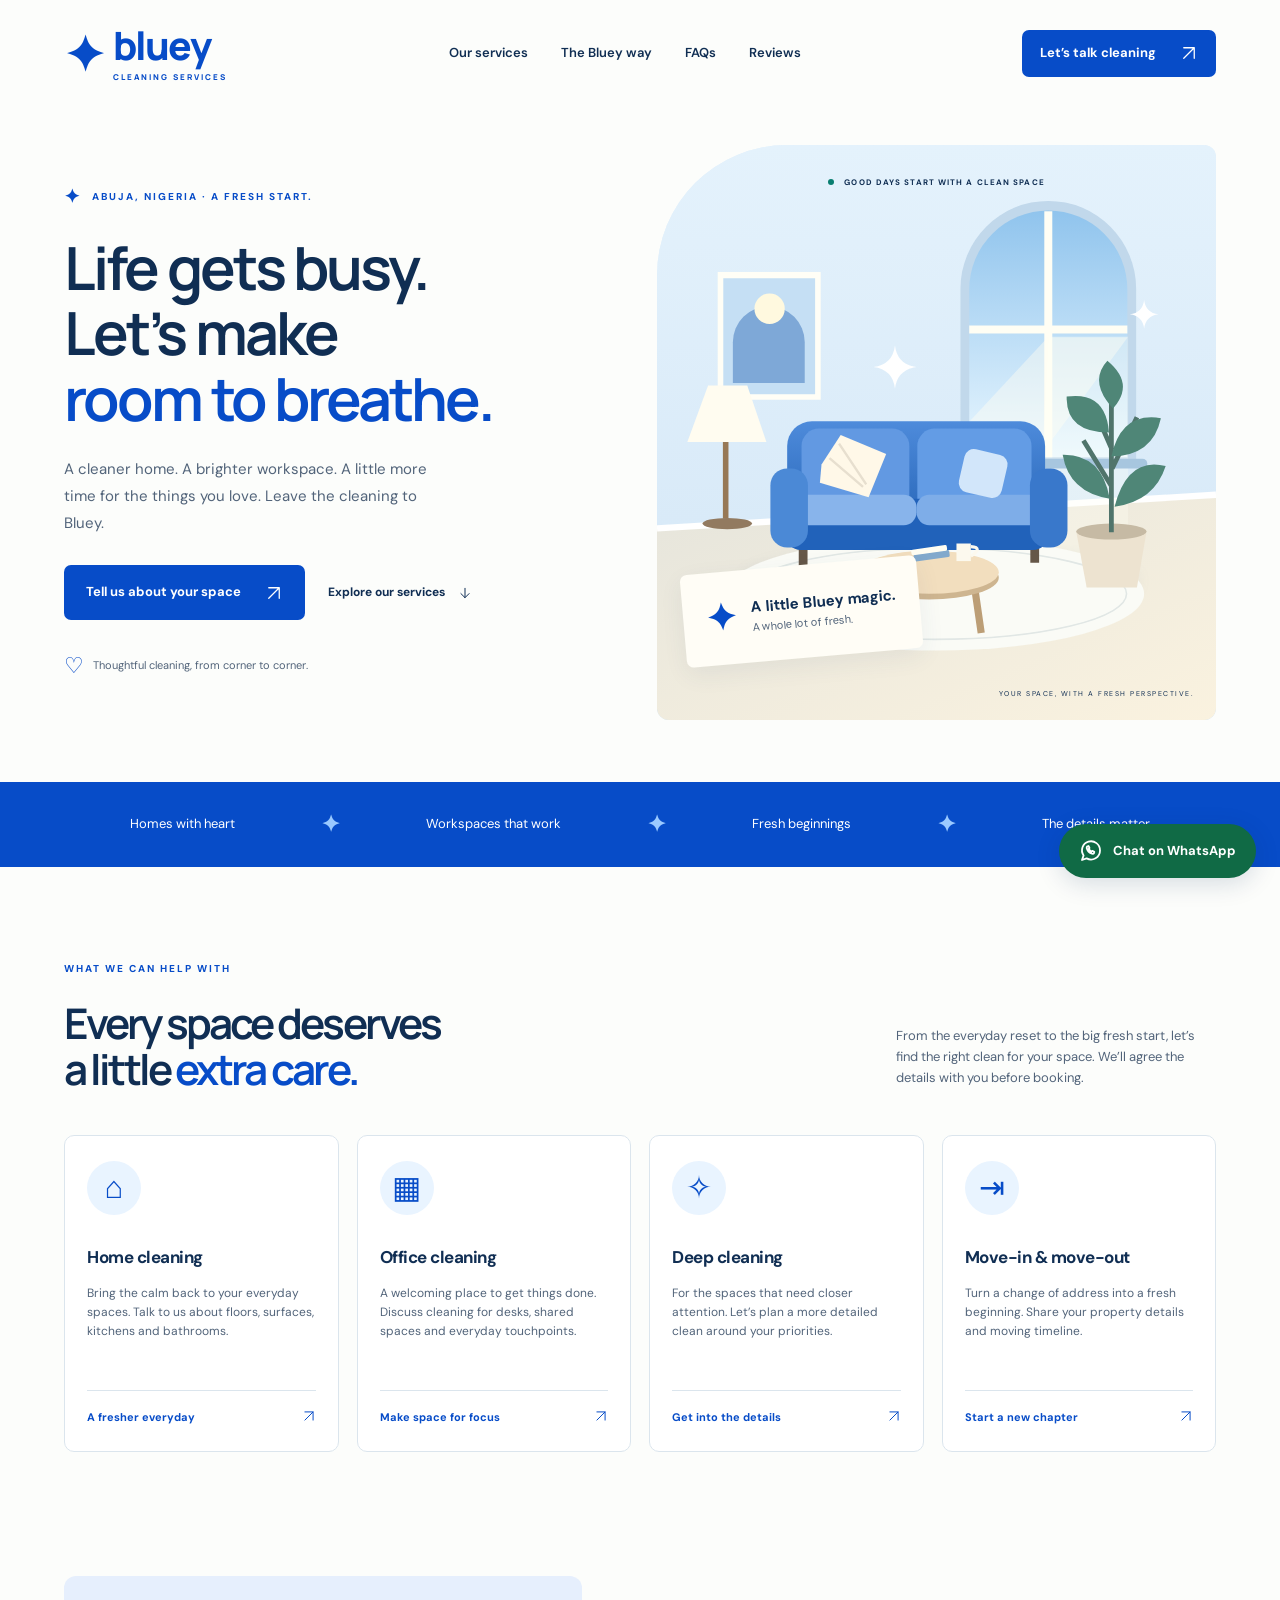
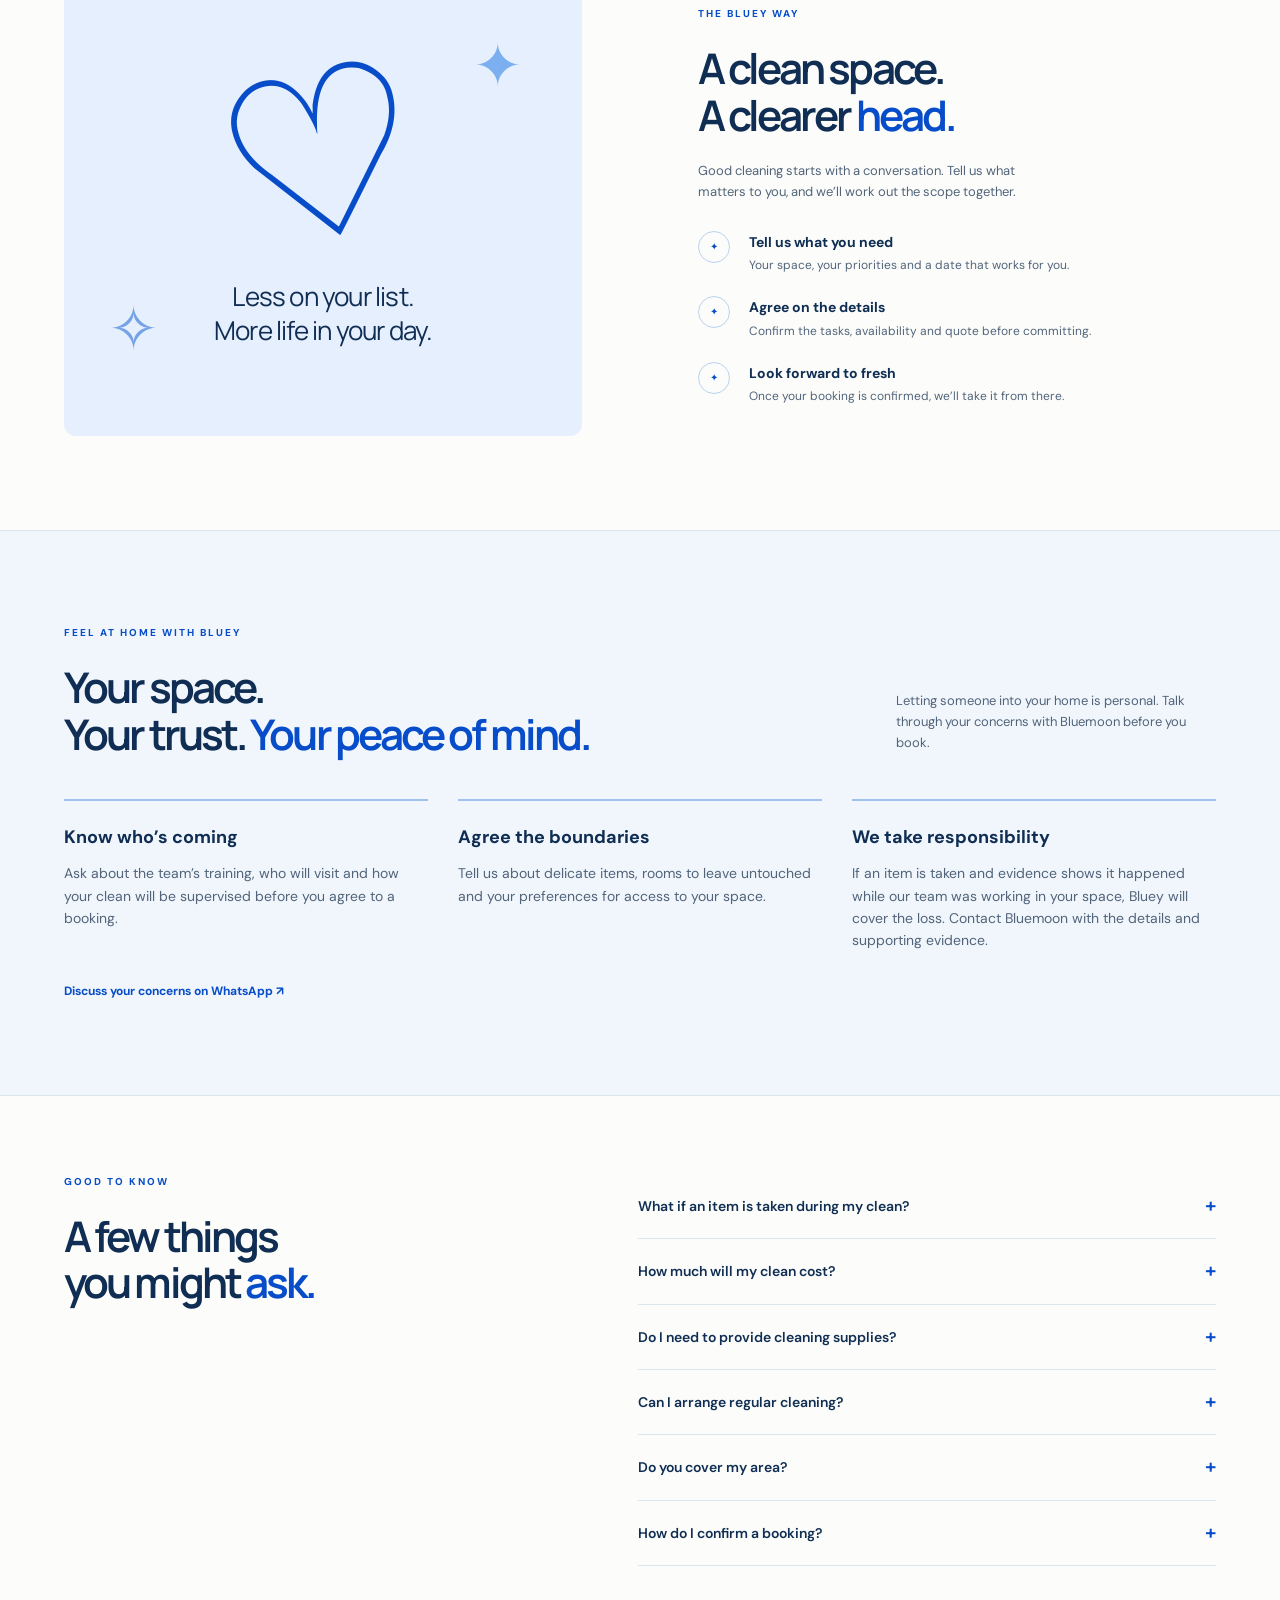
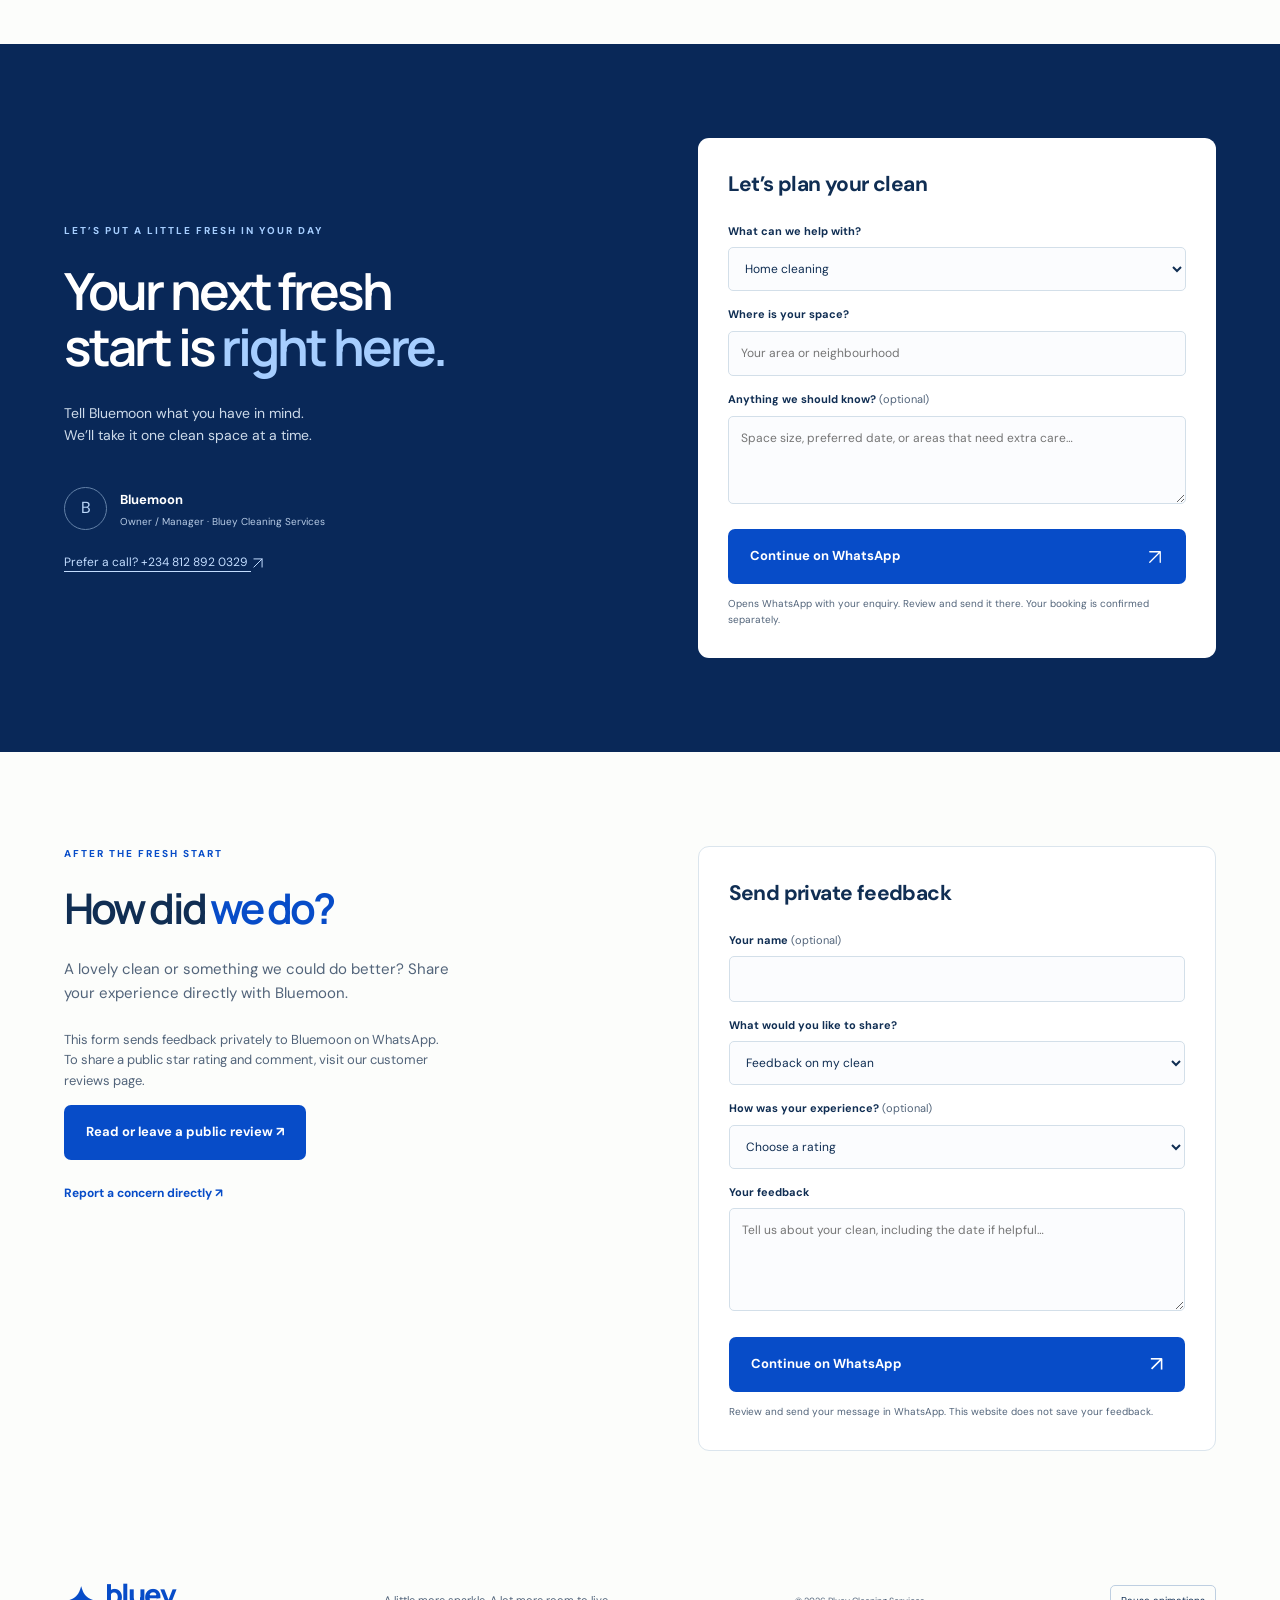
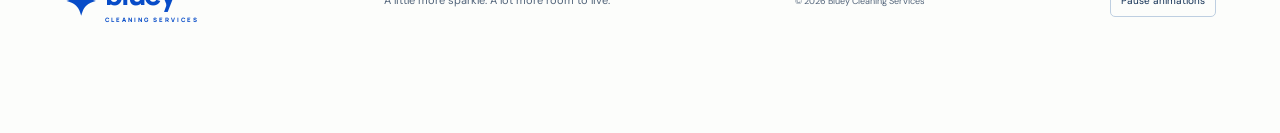
<file: index.html>
<!doctype html>
<html lang="en"><head><meta charset="utf-8"><meta name="viewport" content="width=device-width, initial-scale=1"><meta name="theme-color" content="#074cc8"><meta name="description" content="A little more sparkle. A lot more peace of mind. Explore home, office and deep cleaning in Abuja, Nigeria with Bluey Cleaning Services."><title>Bluey Cleaning Services — Make room for the good stuff.</title><link rel="icon" href="assets/favicon.svg" type="image/svg+xml"><link rel="stylesheet" href="style.css?v=4"><script src="script.js?v=3" defer></script></head>
<body><a class="skip" href="#main">Skip to content</a><header><a class="brand" href="#" aria-label="Bluey Cleaning Services home"><span class="brand-icon">✦</span><span>bluey<span class="brand-sub">CLEANING SERVICES</span></span></a><nav aria-label="Main navigation"><a href="#services">Our services</a><a href="#approach">The Bluey way</a><a href="#questions">FAQs</a><a href="reviews.html">Reviews</a></nav><a class="button small" href="#contact">Let’s talk cleaning <span class="link-arrow" aria-hidden="true"><svg viewBox="0 0 24 24" width="18" height="18" fill="none" stroke="currentColor" stroke-width="1.7" stroke-linecap="round" stroke-linejoin="round" focusable="false"><path d="M5 19 19 5M5 5h14v14"/></svg></span></a></header>
<main id="main"><section class="hero"><div class="hero-copy"><p class="eyebrow"><span class="tiny-star">✦</span> ABUJA, NIGERIA · A FRESH START.</p><h1>Life gets busy.<br>Let’s make<br><em>room to breathe.</em></h1><p class="intro">A cleaner home. A brighter workspace. A little more time for the things you love. Leave the cleaning to Bluey.</p><div class="hero-actions"><a class="button" href="#contact">Tell us about your space <span class="link-arrow" aria-hidden="true"><svg viewBox="0 0 24 24" width="18" height="18" fill="none" stroke="currentColor" stroke-width="1.7" stroke-linecap="round" stroke-linejoin="round" focusable="false"><path d="M5 19 19 5M5 5h14v14"/></svg></span></a><a class="text-link" href="#services">Explore our services <span class="link-arrow" aria-hidden="true"><svg viewBox="0 0 24 24" width="18" height="18" fill="none" stroke="currentColor" stroke-width="1.7" stroke-linecap="round" stroke-linejoin="round" focusable="false"><path d="M12 4v16M5 13l7 7 7-7"/></svg></span></a></div><div class="hero-note"><span>♡</span> Thoughtful cleaning, from corner to corner.</div></div><div class="hero-art"><div class="art-label"><span class="status-dot"></span> GOOD DAYS START WITH A CLEAN SPACE</div><img src="assets/room.svg" width="700" height="720" alt="Illustration of a bright, freshly tidied living room with a blue sofa, plants and sunlight through an arched window."><div class="floating-note"><span>✦</span><div>A little Bluey magic.<small>A whole lot of fresh.</small></div></div><span class="art-caption">YOUR SPACE, WITH A FRESH PERSPECTIVE.</span></div></section>
<div class="ribbon" aria-label="Cleaning for different spaces"><span>Homes with heart</span><b>✦</b><span>Workspaces that work</span><b>✦</b><span>Fresh beginnings</span><b>✦</b><span>The details matter</span></div>
<section id="services" class="section services"><div class="section-heading"><div><p class="eyebrow">WHAT WE CAN HELP WITH</p><h2>Every space deserves<br>a little <em>extra care.</em></h2></div><p>From the everyday reset to the big fresh start, let’s find the right clean for your space. We’ll agree the details with you before booking.</p></div><div class="service-grid"><article><span class="service-icon">⌂</span><h3>Home cleaning</h3><p>Bring the calm back to your everyday spaces. Talk to us about floors, surfaces, kitchens and bathrooms.</p><a href="#contact" data-service="Home cleaning">A fresher everyday <span class="link-arrow" aria-hidden="true"><svg viewBox="0 0 24 24" width="18" height="18" fill="none" stroke="currentColor" stroke-width="1.7" stroke-linecap="round" stroke-linejoin="round" focusable="false"><path d="M5 19 19 5M5 5h14v14"/></svg></span></a></article><article><span class="service-icon">▦</span><h3>Office cleaning</h3><p>A welcoming place to get things done. Discuss cleaning for desks, shared spaces and everyday touchpoints.</p><a href="#contact" data-service="Office cleaning">Make space for focus <span class="link-arrow" aria-hidden="true"><svg viewBox="0 0 24 24" width="18" height="18" fill="none" stroke="currentColor" stroke-width="1.7" stroke-linecap="round" stroke-linejoin="round" focusable="false"><path d="M5 19 19 5M5 5h14v14"/></svg></span></a></article><article><span class="service-icon">✧</span><h3>Deep cleaning</h3><p>For the spaces that need closer attention. Let’s plan a more detailed clean around your priorities.</p><a href="#contact" data-service="Deep cleaning">Get into the details <span class="link-arrow" aria-hidden="true"><svg viewBox="0 0 24 24" width="18" height="18" fill="none" stroke="currentColor" stroke-width="1.7" stroke-linecap="round" stroke-linejoin="round" focusable="false"><path d="M5 19 19 5M5 5h14v14"/></svg></span></a></article><article><span class="service-icon">⇥</span><h3>Move-in & move-out</h3><p>Turn a change of address into a fresh beginning. Share your property details and moving timeline.</p><a href="#contact" data-service="Move-in / move-out cleaning">Start a new chapter <span class="link-arrow" aria-hidden="true"><svg viewBox="0 0 24 24" width="18" height="18" fill="none" stroke="currentColor" stroke-width="1.7" stroke-linecap="round" stroke-linejoin="round" focusable="false"><path d="M5 19 19 5M5 5h14v14"/></svg></span></a></article></div></section>
<section id="approach" class="approach section"><div class="approach-art" aria-hidden="true"><span class="orbit">✦</span><div class="big-heart">♡</div><p>Less on your list.<br>More life in your day.</p><span class="little-spark">✧</span></div><div class="approach-copy"><p class="eyebrow">THE BLUEY WAY</p><h2>A clean space.<br>A clearer <em>head.</em></h2><p>Good cleaning starts with a conversation. Tell us what matters to you, and we’ll work out the scope together.</p><ul class="steps"><li><span aria-hidden="true">✦</span><div><h3>Tell us what you need</h3><p>Your space, your priorities and a date that works for you.</p></div></li><li><span aria-hidden="true">✦</span><div><h3>Agree on the details</h3><p>Confirm the tasks, availability and quote before committing.</p></div></li><li><span aria-hidden="true">✦</span><div><h3>Look forward to fresh</h3><p>Once your booking is confirmed, we’ll take it from there.</p></div></li></ul></div></section>
<section id="peace-of-mind" class="section reassurance"><div class="section-heading"><div><p class="eyebrow">FEEL AT HOME WITH BLUEY</p><h2>Your space.<br>Your trust. <em>Your peace of mind.</em></h2></div><p>Letting someone into your home is personal. Talk through your concerns with Bluemoon before you book.</p></div><div class="trust-grid"><article><h3>Know who’s coming</h3><p>Ask about the team’s training, who will visit and how your clean will be supervised before you agree to a booking.</p></article><article><h3>Agree the boundaries</h3><p>Tell us about delicate items, rooms to leave untouched and your preferences for access to your space.</p></article><article><h3>We take responsibility</h3><p>If an item is taken and evidence shows it happened while our team was working in your space, Bluey will cover the loss. Contact Bluemoon with the details and supporting evidence.</p></article></div><a class="text-link trust-link" href="https://wa.me/2348128920329?text=Hello%20Bluey%2C%20before%20booking%20I%27d%20like%20to%20discuss%20staff%20training%2C%20access%20to%20my%20space%20and%20your%20policy%20on%20property%20loss%20or%20damage." target="_blank" rel="noopener noreferrer">Discuss your concerns on WhatsApp ↗</a></section>
<section id="questions" class="section faq"><div><p class="eyebrow">GOOD TO KNOW</p><h2>A few things<br>you might <em>ask.</em></h2></div><div class="faq-list"><details><summary>What if an item is taken during my clean?<span>+</span></summary><p>If an item is taken and evidence shows it happened while our team was working in your space, Bluey will cover the loss. Contact Bluemoon directly with details of the item, when you noticed it was missing and any supporting evidence.</p></details><details><summary>How much will my clean cost?<span>+</span></summary><p>Your quote depends on the size and condition of the space and the tasks you need. Share the details with Bluey for a quote before booking.</p></details><details><summary>Do I need to provide cleaning supplies?<span>+</span></summary><p>Ask when arranging your clean. We’ll agree what’s needed and who will provide it, including any product preferences or sensitive surfaces.</p></details><details><summary>Can I arrange regular cleaning?<span>+</span></summary><p>Tell us your preferred frequency and days. Bluey can discuss a suitable arrangement, subject to availability.</p></details><details><summary>Do you cover my area?<span>+</span></summary><p>We serve Abuja, Nigeria. Include your area in your enquiry so Bluey can confirm coverage and availability for your location.</p></details><details><summary>How do I confirm a booking?<span>+</span></summary><p>Start with an enquiry below. Your booking is confirmed only after the service details, price and date have been agreed directly with Bluey.</p></details></div></section>
<section id="contact" class="contact section"><div><p class="eyebrow">LET’S PUT A LITTLE FRESH IN YOUR DAY</p><h2>Your next fresh<br>start is <em>right here.</em></h2><p>Tell Bluemoon what you have in mind.<br>We’ll take it one clean space at a time.</p><div class="contact-person"><span> B </span><div><strong>Bluemoon</strong><small>Owner / Manager · Bluey Cleaning Services</small></div></div><a class="phone-link" href="tel:+2348128920329">Prefer a call? +234 812 892 0329 <span class="link-arrow" aria-hidden="true"><svg viewBox="0 0 24 24" width="18" height="18" fill="none" stroke="currentColor" stroke-width="1.7" stroke-linecap="round" stroke-linejoin="round" focusable="false"><path d="M5 19 19 5M5 5h14v14"/></svg></span></a></div><form id="enquiry"><h3>Let’s plan your clean</h3><label for="service">What can we help with?</label><select id="service" name="service"><option>Home cleaning</option><option>Office cleaning</option><option>Deep cleaning</option><option>Move-in / move-out cleaning</option><option>Something else — let’s discuss</option></select><label for="area">Where is your space?</label><input id="area" name="area" placeholder="Your area or neighbourhood" maxlength="150" required><label for="details">Anything we should know? <span>(optional)</span></label><textarea id="details" name="details" rows="3" maxlength="1000" placeholder="Space size, preferred date, or areas that need extra care…"></textarea><button class="button" type="submit">Continue on WhatsApp <span class="link-arrow" aria-hidden="true"><svg viewBox="0 0 24 24" width="18" height="18" fill="none" stroke="currentColor" stroke-width="1.7" stroke-linecap="round" stroke-linejoin="round" focusable="false"><path d="M5 19 19 5M5 5h14v14"/></svg></span></button><p class="form-note" id="form-note">Opens WhatsApp with your enquiry. Review and send it there. Your booking is confirmed separately.</p><div id="message-result" hidden><label for="prepared-message">Your enquiry is ready to copy</label><textarea id="prepared-message" rows="6" readonly></textarea><button class="copy-button" id="copy-message" type="button">Copy message</button><p id="copy-status" role="status"></p></div></form></section>
<section id="feedback" class="section feedback"><div><p class="eyebrow">AFTER THE FRESH START</p><h2>How did <em>we do?</em></h2><p>A lovely clean or something we could do better? Share your experience directly with Bluemoon.</p><p class="feedback-explainer">This form sends feedback privately to Bluemoon on WhatsApp. To share a public star rating and comment, visit our customer reviews page.</p><a class="button" href="reviews.html">Read or leave a public review ↗</a><a class="text-link" href="https://wa.me/2348128920329?text=Hello%20Bluey%2C%20I%20need%20to%20report%20a%20concern%20about%20my%20cleaning%20service." target="_blank" rel="noopener noreferrer">Report a concern directly ↗</a></div><form id="feedback-form"><h3>Send private feedback</h3><label for="feedback-name">Your name <span>(optional)</span></label><input id="feedback-name" name="name" autocomplete="name" maxlength="100"><label for="feedback-type">What would you like to share?</label><select id="feedback-type" name="type"><option>Feedback on my clean</option><option>Suggestion</option><option>Service concern</option><option>Property loss or damage</option></select><label for="feedback-rating">How was your experience? <span>(optional)</span></label><select id="feedback-rating" name="rating"><option value="">Choose a rating</option><option>5 — Excellent</option><option>4 — Good</option><option>3 — Okay</option><option>2 — Disappointing</option><option>1 — Poor</option></select><label for="feedback-message">Your feedback</label><textarea id="feedback-message" name="message" rows="4" maxlength="2000" required placeholder="Tell us about your clean, including the date if helpful…"></textarea><button class="button" type="submit">Continue on WhatsApp <span aria-hidden="true">↗</span></button><p class="form-note">Review and send your message in WhatsApp. This website does not save your feedback.</p><div id="feedback-result" hidden><label for="feedback-prepared">Your feedback is ready to copy</label><textarea id="feedback-prepared" rows="6" readonly></textarea><button class="copy-button" id="copy-feedback" type="button">Copy feedback</button><p id="feedback-status" role="status"></p></div></form></section>
</main><footer><a class="brand" href="#" aria-label="Bluey Cleaning Services home"><span class="brand-icon">✦</span><span>bluey<span class="brand-sub">CLEANING SERVICES</span></span></a><p>A little more sparkle. A lot more room to live.</p><span>© <span id="year">2026</span> Bluey Cleaning Services</span><button class="motion-toggle" type="button" aria-pressed="false" hidden>Pause animations</button></footer><aside class="whatsapp-widget" aria-label="Contact Bluey on WhatsApp"><div id="whatsapp-panel" class="whatsapp-panel" hidden><div class="whatsapp-heading"><div><strong>Chat with Bluey</strong><small>Bluemoon · Owner / Manager</small></div><button id="whatsapp-close" type="button" aria-label="Close WhatsApp widget">×</button></div><p>Planning a clean, have a question, or want to share feedback? Let’s talk.</p><a class="button whatsapp-start" href="https://wa.me/2348128920329?text=Hello%20Bluey!%20I%27d%20like%20to%20chat%20about%20your%20cleaning%20services." target="_blank" rel="noopener noreferrer">Open WhatsApp ↗</a><small class="whatsapp-note">Opens WhatsApp. You choose when to send.</small></div><button id="whatsapp-toggle" class="whatsapp-toggle" type="button" aria-expanded="false" aria-controls="whatsapp-panel" hidden><svg class="whatsapp-icon" viewBox="0 0 24 24" width="24" height="24" fill="none" stroke="currentColor" stroke-width="1.8" stroke-linecap="round" stroke-linejoin="round" aria-hidden="true"><path d="M21 11.5a9 9 0 0 1-13.4 7.9L3 21l1.6-4.6A9 9 0 1 1 21 11.5Z"/><path d="M8.5 7.5c-.6 0-1 1-.7 2 .8 2.5 2.7 4.4 5.2 5.2 1 .3 2-.1 2-.7l.3-1.2-2-1-.8.8a7.5 7.5 0 0 1-2.8-2.8l.8-.8-1-2Z"/></svg><span>Chat on WhatsApp</span></button><noscript><a class="whatsapp-toggle" href="https://wa.me/2348128920329" target="_blank" rel="noopener noreferrer">Chat on WhatsApp ↗</a></noscript></aside></body></html>
</file>
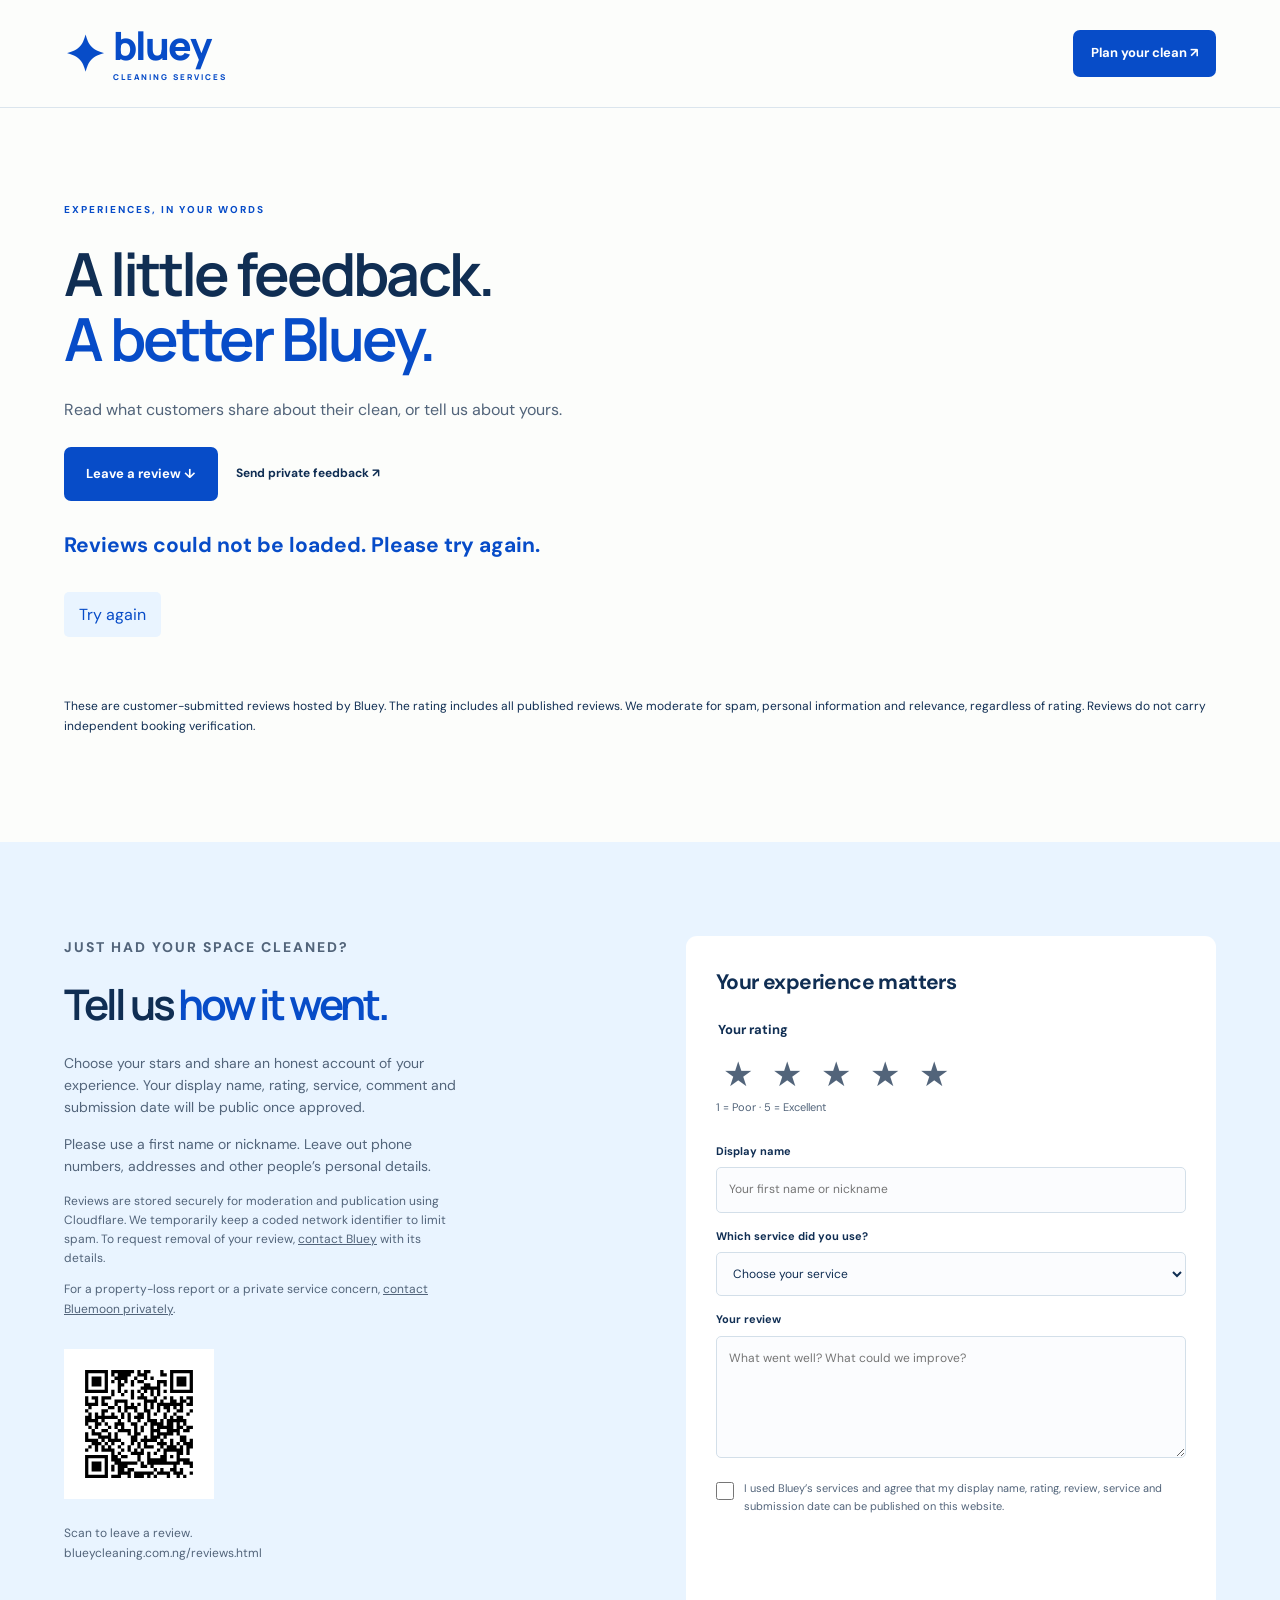
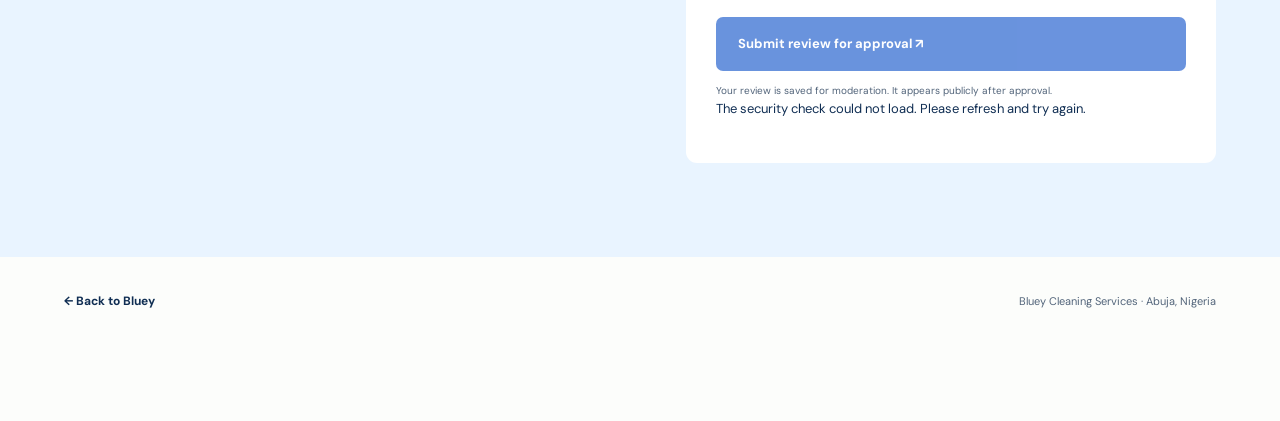
<file: reviews.html>
<!doctype html><html lang="en"><head><meta charset="utf-8"><meta name="viewport" content="width=device-width, initial-scale=1"><meta name="theme-color" content="#074cc8"><meta name="description" content="A little more sparkle. A lot more peace of mind. Explore home, office and deep cleaning in Abuja, Nigeria with Bluey Cleaning Services."><title>Customer reviews · Bluey Cleaning Services</title><link rel="icon" href="assets/favicon.svg" type="image/svg+xml"><link rel="stylesheet" href="style.css?v=4"><link rel="stylesheet" href="reviews.css?v=1"><script src="reviews-config.js?v=1" defer></script><script src="reviews.js?v=1" defer></script></head><body class="review-page"><a class="skip" href="#main">Skip to content</a><header><a class="brand" href="./" aria-label="Bluey Cleaning Services home"><span class="brand-icon">✦</span><span>bluey<span class="brand-sub">CLEANING SERVICES</span></span></a><a class="button small" href="./#contact">Plan your clean ↗</a></header><main id="main"><section class="section"><div class="reviews-intro"><p class="eyebrow">EXPERIENCES, IN YOUR WORDS</p><h1>A little feedback.<br><em>A better Bluey.</em></h1><p>Read what customers share about their clean, or tell us about yours.</p><div class="review-actions"><a class="button" href="#write-review">Leave a review ↓</a><a class="text-link" href="./#feedback">Send private feedback ↗</a></div></div><p id="review-summary" class="review-summary" aria-live="polite">Loading customer reviews…</p><button class="copy-button" id="retry-reviews" hidden>Try again</button><div class="review-list" id="review-list"></div><button class="copy-button" id="more-reviews" hidden>Read more reviews</button><p class="review-policy">These are customer-submitted reviews hosted by Bluey. The rating includes all published reviews. We moderate for spam, personal information and relevance, regardless of rating. Reviews do not carry independent booking verification.</p><noscript><p>Enable JavaScript to load reviews and use the review form. You can still <a href="./#contact">contact Bluey</a>.</p></noscript></section><section id="write-review" class="section review-form-section"><div><p class="eyebrow">JUST HAD YOUR SPACE CLEANED?</p><h2>Tell us <em>how it went.</em></h2><p>Choose your stars and share an honest account of your experience. Your display name, rating, service, comment and submission date will be public once approved.</p><p>Please use a first name or nickname. Leave out phone numbers, addresses and other people’s personal details.</p><p class="review-policy">Reviews are stored securely for moderation and publication using Cloudflare. We temporarily keep a coded network identifier to limit spam. To request removal of your review, <a href="https://wa.me/2348128920329?text=Hello%20Bluey%2C%20I%20would%20like%20to%20request%20removal%20of%20my%20website%20review." target="_blank" rel="noopener noreferrer">contact Bluey</a> with its details.</p><p class="review-policy">For a property-loss report or a private service concern, <a href="./#feedback">contact Bluemoon privately</a>.</p><img class="review-qr" src="assets/review-qr.svg" width="150" height="150" alt="QR code linking to Bluey’s review form"><p class="review-policy">Scan to leave a review.<br>blueycleaning.com.ng/reviews.html</p></div><form id="public-review-form"><h3>Your experience matters</h3><fieldset class="star-rating"><legend>Your rating</legend><div class="star-options"><label class="star-option" data-value="1"><input type="radio" name="rating" value="1" aria-label="1 star" required><span aria-hidden="true">★</span></label><label class="star-option" data-value="2"><input type="radio" name="rating" value="2" aria-label="2 stars" required><span aria-hidden="true">★</span></label><label class="star-option" data-value="3"><input type="radio" name="rating" value="3" aria-label="3 stars" required><span aria-hidden="true">★</span></label><label class="star-option" data-value="4"><input type="radio" name="rating" value="4" aria-label="4 stars" required><span aria-hidden="true">★</span></label><label class="star-option" data-value="5"><input type="radio" name="rating" value="5" aria-label="5 stars" required><span aria-hidden="true">★</span></label></div><p class="rating-help">1 = Poor · 5 = Excellent</p></fieldset><label for="public-name">Display name</label><input id="public-name" name="display_name" minlength="2" maxlength="60" autocomplete="nickname" placeholder="Your first name or nickname" required><label for="review-service">Which service did you use?</label><select id="review-service" name="review-service" required><option value="">Choose your service</option><option>Home cleaning</option><option>Office cleaning</option><option>Deep cleaning</option><option>Move-in / move-out cleaning</option><option>Other</option></select><label for="public-comment">Your review</label><textarea id="public-comment" name="comment" rows="5" minlength="10" maxlength="1500" placeholder="What went well? What could we improve?" required></textarea><div class="form-trap" aria-hidden="true"><label for="review-website">Leave this blank</label><input id="review-website" name="website" tabindex="-1" autocomplete="off"></div><label class="consent-label"><input type="checkbox" name="publish-consent" required><span>I used Bluey’s services and agree that my display name, rating, review, service and submission date can be published on this website.</span></label><div id="review-security"></div><button id="submit-review" class="button" type="submit" disabled>Submit review for approval ↗</button><p class="form-note">Your review is saved for moderation. It appears publicly after approval.</p><p id="review-status" role="status" tabindex="-1"></p></form></section></main><footer><a class="text-link" href="./">← Back to Bluey</a><p>Bluey Cleaning Services · Abuja, Nigeria</p></footer></body></html>
</file>
<file: style.css>
@import url('https://fonts.googleapis.com/css2?family=DM+Sans:wght@400;450;500;600;650;700&family=Manrope:wght@400;500;600;650;700;750;800&display=swap');
:root{--blue:#074cc8;--navy:#092858;--sky:#e9f4ff;--ink:#102e53;--muted:#52647a;--white:#fff;--line:#dbe5ed}*{box-sizing:border-box}html{scroll-behavior:smooth;scroll-padding-top:100px}body{margin:0;background:#fcfdfb;color:var(--ink);font-family:'DM Sans',sans-serif;line-height:1.6}a{color:inherit;text-decoration:none}button,input,select,textarea{font:inherit}a,button,summary,input,select,textarea{-webkit-tap-highlight-color:transparent}a:focus-visible,button:focus-visible,summary:focus-visible,input:focus-visible,select:focus-visible,textarea:focus-visible{outline:3px solid #f6ab48;outline-offset:5px}.skip{position:absolute;left:20px;top:-100px;z-index:10;background:white;padding:15px}.skip:focus{top:10px}header{max-width:1440px;margin:auto;padding:26px 5%;display:flex;align-items:center;justify-content:space-between;gap:30px}.brand{display:flex;align-items:center;gap:10px;line-height:1;font-family:Manrope,sans-serif;font-size:39px;font-weight:800;letter-spacing:-2px;color:var(--blue)}.brand-icon{font-size:49px}.brand-sub{display:block;letter-spacing:2px;font-size:8px;margin-top:8px}nav{display:flex;gap:33px;font-size:13px;font-weight:600}nav a:hover,.text-link:hover{color:var(--blue)}.button{background:var(--blue);color:white;border:0;border-radius:7px;display:inline-flex;justify-content:space-between;align-items:center;gap:24px;padding:17px 22px;font-size:13px;font-weight:700;cursor:pointer;transition:background .2s,transform .2s}.button:hover{background:#063b98;transform:translateY(-2px)}.button span{font-size:21px;font-weight:400;line-height:1}.button.small{padding:13px 18px}.hero{max-width:1440px;margin:auto;display:grid;grid-template-columns:1fr 1fr;gap:34px;padding:38px 5% 62px;align-items:center}.eyebrow{font-size:10px;font-weight:750;letter-spacing:2px;color:var(--blue);margin:0 0 23px}.tiny-star{font-size:19px;vertical-align:middle;margin-right:6px}h1,h2,h3,p{margin-top:0}h1,h2{font-family:Manrope,sans-serif;line-height:1.1;letter-spacing:-2.9px;font-weight:650}h1{font-size:clamp(42px,4.65vw,70px);margin-bottom:25px}em{font-style:normal;color:var(--blue)}.intro{font-size:15px;max-width:370px;color:var(--muted);line-height:1.8}.hero-actions{display:flex;align-items:center;gap:23px;margin:28px 0}.text-link{font-size:12px;font-weight:700;display:flex;gap:13px}.hero-note{font-size:11px;color:var(--muted);display:flex;align-items:center;gap:9px}.hero-note>span{font-size:22px;color:var(--blue)}.hero-art{position:relative;background:#e3f0fa;border-radius:130px 12px 12px 12px;overflow:hidden;min-width:0}.hero-art>img{width:100%;height:auto;display:block}.art-label{position:absolute;top:31px;left:0;right:0;text-align:center;font-size:8px;font-weight:700;letter-spacing:1.1px}.status-dot{display:inline-block;background:#087e70;width:6px;height:6px;border-radius:50%;margin-right:7px}.floating-note{position:absolute;bottom:62px;left:26px;display:flex;align-items:center;gap:14px;padding:17px 23px;background:#fffdf6;box-shadow:0 8px 24px #24487712;border-radius:7px;transform:rotate(-5deg);font-size:15px;font-weight:700}.floating-note>span{font-size:37px;color:var(--blue)}.floating-note small{display:block;font-size:11px;font-weight:400;color:var(--muted)}.art-caption{position:absolute;bottom:21px;right:23px;font-size:7px;letter-spacing:1.5px}.ribbon{background:var(--blue);color:#fff;display:flex;justify-content:space-evenly;align-items:center;padding:24px 5%;gap:20px;font-size:13px}.ribbon b{font-size:23px;color:#9ac9ff}.section{padding:94px 5%;max-width:1440px;margin:auto}.section-heading{display:flex;justify-content:space-between;align-items:end;gap:30px;margin-bottom:42px}h2{font-size:clamp(35px,3.3vw,48px);margin-bottom:0}.section-heading>p{max-width:320px;font-size:13px;color:var(--muted);margin-bottom:4px}.service-grid{display:grid;grid-template-columns:repeat(4,1fr);gap:18px}.service-grid article{position:relative;border:1px solid var(--line);border-radius:10px;padding:25px 22px;background:white}.service-icon{font-size:31px;color:var(--blue);display:grid;place-items:center;width:54px;height:54px;border-radius:50%;background:var(--sky);margin-bottom:29px}.service-number{position:absolute;right:22px;top:34px;color:#6a7d94;font-size:10px}.service-grid h3{font-size:17px;letter-spacing:-.5px;margin-bottom:13px}.service-grid p{font-size:12px;color:var(--muted);min-height:79px;margin-bottom:27px}.service-grid a{border-top:1px solid var(--line);padding-top:18px;display:flex;justify-content:space-between;font-size:11px;font-weight:700;color:var(--blue);gap:10px}.approach{padding-top:30px;display:grid;grid-template-columns:1fr 1fr;gap:10%;align-items:center}.approach-art{position:relative;background:#e6effd;min-height:460px;border-radius:12px;display:flex;flex-direction:column;justify-content:center;align-items:center;overflow:hidden}.big-heart{font-family:Georgia,serif;font-size:230px;line-height:1.05;color:var(--blue);transform:rotate(-13deg)}.approach-art p{text-align:center;font-family:Manrope,sans-serif;font-size:26px;line-height:1.3;letter-spacing:-.8px}.orbit{position:absolute;top:43px;right:60px;font-size:59px;color:#7caff0}.little-spark{position:absolute;bottom:58px;left:44px;font-size:61px;color:#75a3e5}.approach-copy>p:not(.eyebrow){color:var(--muted);font-size:13px;margin:23px 0 0;max-width:350px}.steps{list-style:none;padding:0;margin:28px 0 0}.steps li{display:flex;gap:19px;margin-top:21px}.steps li>span{border:1px solid #b9d2ee;color:var(--blue);border-radius:50%;height:32px;min-width:32px;display:grid;place-items:center;font-size:10px}.steps h3{font-size:14px;margin-bottom:3px}.steps p{font-size:12px;color:var(--muted);margin:0}.faq{border-top:1px solid var(--line);display:grid;grid-template-columns:1fr 1.2fr;gap:8%;padding-top:78px;padding-bottom:78px}.faq-list details{border-bottom:1px solid var(--line)}summary{list-style:none;display:flex;justify-content:space-between;gap:15px;cursor:pointer;font-size:14px;font-weight:600;padding:21px 0}summary::-webkit-details-marker{display:none}summary span{color:var(--blue);font-size:20px;line-height:1}details[open] summary span{transform:rotate(45deg)}details p{color:var(--muted);font-size:13px;margin-bottom:21px;max-width:460px}.contact{background:var(--navy);max-width:none;padding-left:max(5%,calc((100vw - 1296px)/2));padding-right:max(5%,calc((100vw - 1296px)/2));color:white;display:grid;grid-template-columns:1fr 1fr;gap:10%;align-items:center}.contact .eyebrow{color:#a6ceff}.contact h2{font-size:clamp(38px,4vw,59px)}.contact em{color:#a6ceff}.contact>div>p:not(.eyebrow){color:#cedbea;font-size:14px;margin-top:27px}.contact-person{display:flex;align-items:center;gap:13px;margin-top:40px}.contact-person>span{border:1px solid #6482a8;border-radius:50%;width:43px;height:43px;display:grid;place-items:center;color:#bcd8fa}.contact-person strong{font-size:13px}.contact-person small{display:block;font-size:10px;color:#b7cbe5;margin-top:2px}form{background:white;border-radius:11px;padding:30px;color:var(--ink)}form h3{font-size:21px;letter-spacing:-.6px;margin-bottom:21px}label{font-size:11px;font-weight:700;display:block;margin:15px 0 7px}label span{font-weight:400;color:var(--muted)}input,select,textarea{width:100%;padding:12px;border:1px solid #d3dfe9;border-radius:5px;background:#fbfcfe;color:var(--ink);font-size:12px}textarea{resize:vertical;min-height:88px}form .button{width:100%;margin-top:18px}.form-note{font-size:10px;color:var(--muted);line-height:1.6;margin:12px 0 0}.copy-button{color:var(--blue);background:var(--sky);border:0;padding:10px 15px;border-radius:5px;cursor:pointer;margin-top:8px}#copy-status{font-size:12px;margin-bottom:0}footer{padding:35px 5%;max-width:1440px;margin:auto;display:flex;align-items:center;justify-content:space-between;gap:25px}footer .brand{font-size:29px}footer .brand-icon{font-size:39px}footer .brand-sub{font-size:6px}footer p{font-size:11px;color:var(--muted);margin:0}footer>span{font-size:9px;color:var(--muted)}@media(min-width:1500px){.contact{gap:130px}.hero{padding-top:55px}}@media(max-width:1000px){header{gap:15px}nav{gap:20px}.hero-actions{align-items:start;flex-direction:column;gap:18px}.service-grid{grid-template-columns:repeat(2,1fr)}.service-grid p{min-height:40px}.approach{gap:6%}.contact{gap:6%}.art-label{font-size:6px;top:22px}.floating-note{bottom:47px;padding:10px 15px;font-size:12px}.floating-note small{font-size:9px}.floating-note>span{font-size:28px}h1{letter-spacing:-2px}.hero-art{border-top-left-radius:90px}}@media(max-width:700px){html{scroll-padding-top:20px}header{padding:20px 6%}.brand{font-size:31px}.brand-icon{font-size:39px}.brand-sub{font-size:6px}nav{display:none}.button.small{font-size:10px;padding:11px 13px;gap:10px}.hero{grid-template-columns:1fr;padding:34px 6% 38px;gap:30px}h1{font-size:49px;letter-spacing:-2.6px}.hero .eyebrow{font-size:9px;letter-spacing:1.5px;margin-bottom:19px}.intro{font-size:14px;max-width:350px}.hero-actions{flex-direction:row;align-items:center;gap:17px;flex-wrap:wrap}.hero .button{font-size:11px;padding:15px 16px;gap:12px}.hero .text-link{font-size:10px}.hero-art{max-height:520px}.hero-art img{object-fit:cover}.art-label{font-size:7px;top:27px}.floating-note{bottom:46px;left:22px;font-size:14px;padding:13px 19px}.art-caption{font-size:6px}.ribbon{display:grid;grid-template-columns:1fr auto 1fr;gap:9px;text-align:center;font-size:10px;padding:17px 6%}.ribbon b:nth-of-type(2){display:none}.ribbon b{font-size:16px}.section{padding:59px 6%}.section-heading{display:block;margin-bottom:29px}.section-heading>p{margin-top:22px;font-size:13px;max-width:100%}h2{font-size:36px;letter-spacing:-1.9px}.eyebrow{font-size:9px;letter-spacing:1.5px;margin-bottom:17px}.service-grid{gap:12px}.service-grid article{padding:18px 15px}.service-icon{width:44px;height:44px;font-size:26px;margin-bottom:23px}.service-number{right:16px;top:26px}.service-grid h3{font-size:15px;line-height:1.4}.service-grid p{font-size:11px;min-height:105px;margin-bottom:17px}.service-grid a{font-size:9px;gap:3px}.approach{grid-template-columns:1fr;gap:36px;padding-top:0}.approach-art{min-height:350px}.big-heart{font-size:170px}.approach-art p{font-size:23px}.faq{grid-template-columns:1fr;gap:27px}.faq summary{font-size:13px}.contact{grid-template-columns:1fr;gap:35px}.contact h2{font-size:43px}.contact-person{margin-top:25px}form{padding:24px}footer{flex-wrap:wrap;padding:30px 6%;gap:19px}footer p{font-size:10px}footer>span{width:100%}}@media(prefers-reduced-motion:reduce){html{scroll-behavior:auto}*{transition:none!important}}

.phone-link{display:inline-block;color:#c3ddff;font-size:12px;margin-top:23px;text-decoration:underline;text-underline-offset:5px}
/* Motion and interactive accents. */
.service-grid article{transition:transform .3s ease,box-shadow .3s ease,border-color .3s ease}
.service-icon,.button span,.service-grid a span,.brand-icon{transition:transform .3s ease}
.service-grid article:hover,.service-grid article:focus-within{transform:translateY(-6px);box-shadow:0 14px 32px #12498510;border-color:#96bcef}
.service-grid article:hover .service-icon{transform:rotate(-8deg) scale(1.06)}
.button:hover span,.service-grid a:hover span{transform:translate(3px,-3px)}

.motion-toggle{background:transparent;border:1px solid #becfe1;color:var(--ink);border-radius:5px;padding:7px 10px;font-size:10px;cursor:pointer;flex-shrink:0}
@media(prefers-reduced-motion:no-preference){
 .hero-copy{animation:arrive .85s ease-out both}
 .hero-art{animation:arrive 1.1s ease-out both}
 .floating-note{animation:note-float 6s ease-in-out infinite}
 .floating-note>span,.tiny-star,.orbit,.little-spark{animation:sparkle 5s ease-in-out infinite}
 .little-spark{animation-delay:1.5s}.orbit{animation-delay:.7s}
 .big-heart{animation:heart-float 7s ease-in-out infinite}
 .reveal-in{animation:arrive .8s ease-out both;animation-delay:var(--reveal-delay,0ms)}
 body.motion-paused *,body.motion-paused *::before,body.motion-paused *::after{animation:none!important;transition:none!important}
 body.motion-paused .reveal-in{opacity:1;transform:none}
}
@keyframes arrive{from{opacity:0;transform:translateY(20px)}to{opacity:1;transform:translateY(0)}}
@keyframes note-float{0%,100%{transform:translateY(0) rotate(-5deg)}50%{transform:translateY(-9px) rotate(-3deg)}}
@keyframes sparkle{0%,100%{transform:scale(1) rotate(0);opacity:1}50%{transform:scale(.8) rotate(16deg);opacity:.6}}
@keyframes heart-float{0%,100%{transform:translateY(0) rotate(-13deg)}50%{transform:translateY(-9px) rotate(-8deg)}}


@media(prefers-reduced-motion:reduce){*,*::before,*::after{animation:none!important;transition:none!important}.service-grid article:hover,.service-grid article:focus-within,.brand:hover .brand-icon,.button:hover span{transform:none}}




/* Draw link arrows consistently instead of using device emoji glyphs. */
.link-arrow{display:inline-flex;align-items:center;justify-content:center;flex:0 0 auto;width:18px;height:18px;vertical-align:middle;pointer-events:none}
.link-arrow svg{display:block;width:100%;height:100%}
.service-grid .link-arrow,.text-link .link-arrow,.phone-link .link-arrow{width:14px;height:14px}
.text-link{align-items:center}

/* Customer reassurance, feedback and WhatsApp contact. */
[hidden]{display:none!important}
.reassurance{border-top:1px solid var(--line);background:#f0f6fc}
.reassurance h2{max-width:680px}
.trust-grid{display:grid;grid-template-columns:repeat(3,1fr);gap:30px}
.trust-grid article{border-top:2px solid #9fc1ee;padding-top:22px}
.trust-grid h3{font-size:18px;margin-bottom:10px}
.trust-grid p{font-size:14px;color:var(--muted);margin-bottom:0}
.trust-link{margin-top:30px;color:var(--blue);width:fit-content}
.feedback{display:grid;grid-template-columns:1fr 1fr;gap:10%;align-items:start}
.feedback>div>p:not(.eyebrow){font-size:15px;color:var(--muted);max-width:390px;margin-top:25px}
.feedback .feedback-explainer{font-size:13px!important}
.feedback .text-link{color:var(--blue);margin-top:24px}
.feedback form{border:1px solid var(--line)}
#feedback-status{font-size:12px;margin-bottom:0}
.whatsapp-widget{position:fixed;right:24px;bottom:max(22px,env(safe-area-inset-bottom));z-index:20;display:flex;flex-direction:column;align-items:flex-end;gap:12px}
.whatsapp-toggle{display:flex;align-items:center;gap:10px;border:0;border-radius:50px;background:#106a45;color:white;padding:15px 20px;font-size:13px;font-weight:700;box-shadow:0 6px 24px #09285826;cursor:pointer;min-height:54px}
.whatsapp-toggle:hover{background:#0b5436}
.whatsapp-icon{flex-shrink:0}
.whatsapp-panel{width:330px;max-width:calc(100vw - 32px);max-height:calc(100dvh - 110px);overflow:auto;border:1px solid var(--line);border-radius:16px;background:white;padding:22px;box-shadow:0 12px 40px #09285826}
.whatsapp-heading{display:flex;align-items:start;justify-content:space-between;gap:8px}
.whatsapp-heading strong{font-size:18px;display:block}
.whatsapp-heading small{font-size:11px;color:var(--muted)}
#whatsapp-close{border:0;background:var(--sky);border-radius:50%;width:36px;height:36px;flex-shrink:0;font-size:24px;line-height:1;cursor:pointer;color:var(--ink)}
.whatsapp-panel p{font-size:14px;color:var(--muted);margin:18px 0}
.whatsapp-start{width:100%;background:#106a45}
.whatsapp-start:hover{background:#0b5436}
.whatsapp-note{display:block;color:var(--muted);font-size:10px;margin-top:10px}
footer{padding-bottom:110px}
@media(max-width:700px){.trust-grid{grid-template-columns:1fr;gap:24px}.feedback{grid-template-columns:1fr;gap:30px}.whatsapp-widget{right:16px;bottom:max(16px,env(safe-area-inset-bottom))}.whatsapp-toggle{padding:13px 17px;font-size:12px}.reassurance h2{font-size:34px}.trust-grid p{font-size:13px}}
</file>
<file: reviews.css>
.reviews-intro{max-width:700px}.reviews-intro>p:not(.eyebrow){color:var(--muted);margin-top:22px}.review-summary{font-size:21px;font-weight:700;color:var(--blue);margin-top:28px}.review-list{display:grid;grid-template-columns:repeat(3,1fr);gap:20px;margin:30px 0}.review-card{border:1px solid var(--line);border-radius:12px;padding:24px;background:white;min-width:0}.review-stars{color:#986000;letter-spacing:3px;font-size:23px;margin-bottom:16px}.review-comment{white-space:pre-wrap;overflow-wrap:anywhere;font-size:14px}.review-card h3{font-size:14px;margin:22px 0 3px}.review-meta{font-size:11px;color:var(--muted);margin:0}.review-form-section{background:var(--sky);display:grid;grid-template-columns:1fr 1fr;gap:8%;align-items:start}.review-form-section h2{margin-bottom:24px}.review-form-section>div>p{color:var(--muted);max-width:400px;font-size:14px}.review-form-section form{min-width:0}.star-rating{padding:0;border:0;margin:0 0 12px}.star-rating legend{font-size:13px;font-weight:700;margin-bottom:10px}.star-options{display:flex;gap:5px}.star-option{position:relative;cursor:pointer;margin:0;border-radius:5px;font-size:34px;line-height:1;padding:7px;color:#63768c}.star-option input{position:absolute;opacity:0;width:1px;height:1px}.star-option.selected{color:#986000}.star-option:focus-within{outline:3px solid #c57700;outline-offset:2px}.star-option:hover{background:var(--sky)}.rating-help{font-size:11px;color:var(--muted)}.consent-label{display:flex;align-items:flex-start;gap:10px;font-weight:400;line-height:1.6}.consent-label input{width:18px;height:18px;flex-shrink:0;margin:2px 0}.form-trap{position:absolute;left:-10000px;width:1px;height:1px;overflow:hidden}#review-security{margin-top:18px;min-height:65px}#review-status{font-size:13px;white-space:pre-wrap}button:disabled{opacity:.6;cursor:not-allowed}.review-policy{font-size:12px!important}.review-policy a{text-decoration:underline}.review-qr{width:150px;height:150px;margin:18px 0;background:white;padding:8px}.review-actions{display:flex;flex-wrap:wrap;gap:18px;align-items:center;margin:24px 0}.review-page header{border-bottom:1px solid var(--line)}@media(max-width:900px){.review-list{grid-template-columns:repeat(2,1fr)}}@media(max-width:700px){.review-list,.review-form-section{grid-template-columns:1fr}.review-form-section{gap:30px}.review-card{padding:20px}.review-form-section form{padding:20px}.star-options{gap:4px}.star-option{padding:5px}.review-form-section h2{font-size:34px}}
</file>
